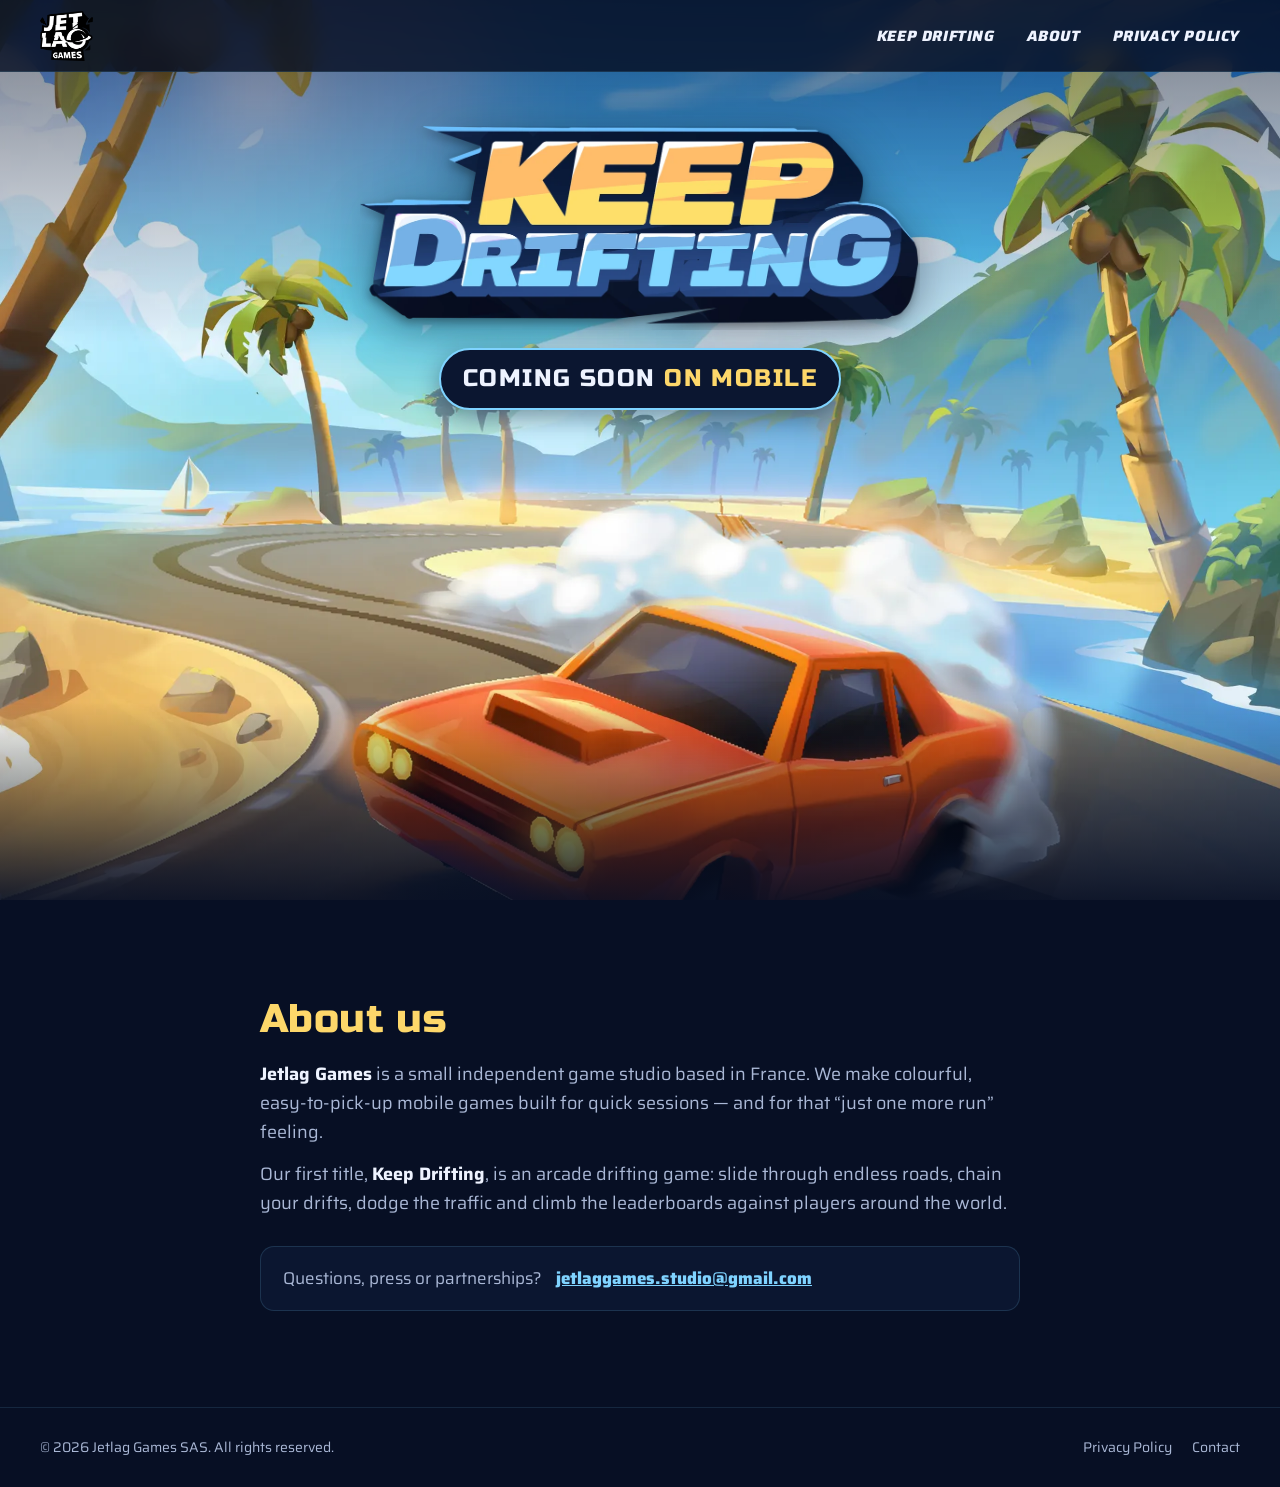
<file: index.html>
<!doctype html>
<html lang="en">
<head>
  <meta charset="utf-8">
  <meta name="viewport" content="width=device-width, initial-scale=1">
  <title>Jetlag Games Studio</title>
  <meta name="description" content="Jetlag Games is an independent mobile game studio. Our first game, Keep Drifting, is coming soon on mobile.">
  <meta name="theme-color" content="#070f24">

  <meta property="og:type" content="website">
  <meta property="og:title" content="Keep Drifting — coming soon on mobile">
  <meta property="og:description" content="The first game from Jetlag Games Studio.">
  <meta property="og:url" content="https://jetlag-games-studio.github.io/">
  <meta property="og:image" content="https://jetlag-games-studio.github.io/assets/og-image.jpg">
  <meta name="twitter:card" content="summary_large_image">

  <link rel="icon" href="favicon.ico" sizes="any">
  <link rel="icon" type="image/png" sizes="32x32" href="assets/favicon-32.png">
  <link rel="apple-touch-icon" href="assets/apple-touch-icon.png">

  <link rel="preconnect" href="https://fonts.googleapis.com">
  <link rel="preconnect" href="https://fonts.gstatic.com" crossorigin>
  <link href="https://fonts.googleapis.com/css2?family=Russo+One&family=Saira:ital,wght@0,400;0,600;0,800;1,400;1,800&display=swap" rel="stylesheet">
  <link rel="stylesheet" href="assets/style.css">
</head>
<body>

  <header class="nav">
    <a class="nav__brand" href="./" aria-label="Jetlag Games — home">
      <picture>
        <source srcset="assets/jetlag-logo.webp" type="image/webp">
        <img src="assets/jetlag-logo.png" alt="Jetlag Games" width="400" height="376">
      </picture>
    </a>
    <nav class="nav__links" aria-label="Main">
      <a class="hide-sm" href="#keep-drifting">Keep Drifting</a>
      <a href="#about">About</a>
      <a href="privacy.html">Privacy Policy</a>
    </nav>
  </header>

  <main>
    <section class="hero" id="keep-drifting">
      <picture class="hero__bg">
        <source media="(max-aspect-ratio: 1/1)" srcset="assets/splash-portrait.webp" type="image/webp">
        <source media="(max-aspect-ratio: 1/1)" srcset="assets/splash-portrait.jpg">
        <source srcset="assets/splash-wide.webp" type="image/webp">
        <img src="assets/splash-wide.jpg" alt="An orange muscle car drifting on a coastal road lined with palm trees" fetchpriority="high">
      </picture>

      <h1 style="margin:0">
        <picture>
          <source srcset="assets/keepdrifting-logo.webp" type="image/webp">
          <img class="hero__logo" src="assets/keepdrifting-logo.png" alt="Keep Drifting" width="1200" height="437">
        </picture>
      </h1>
      <p class="hero__tag">Coming soon <span>on mobile</span></p>
    </section>

    <section class="section about" id="about">
      <div class="section__inner">
        <h2>About us</h2>
        <p><strong>Jetlag Games</strong> is a small independent game studio based in France. We make colourful, easy-to-pick-up mobile games built for quick sessions — and for that “just one more run” feeling.</p>
        <p>Our first title, <strong>Keep Drifting</strong>, is an arcade drifting game: slide through endless roads, chain your drifts, dodge the traffic and climb the leaderboards against players around the world.</p>
        <div class="contact-card">
          <span>Questions, press or partnerships?</span>
          <a href="mailto:jetlaggames.studio@gmail.com">jetlaggames.studio@gmail.com</a>
        </div>
      </div>
    </section>
  </main>

  <footer class="footer">
    <span>© 2026 Jetlag Games SAS. All rights reserved.</span>
    <nav aria-label="Footer">
      <a href="privacy.html">Privacy Policy</a>
      <a href="mailto:jetlaggames.studio@gmail.com">Contact</a>
    </nav>
  </footer>

</body>
</html>
</file>
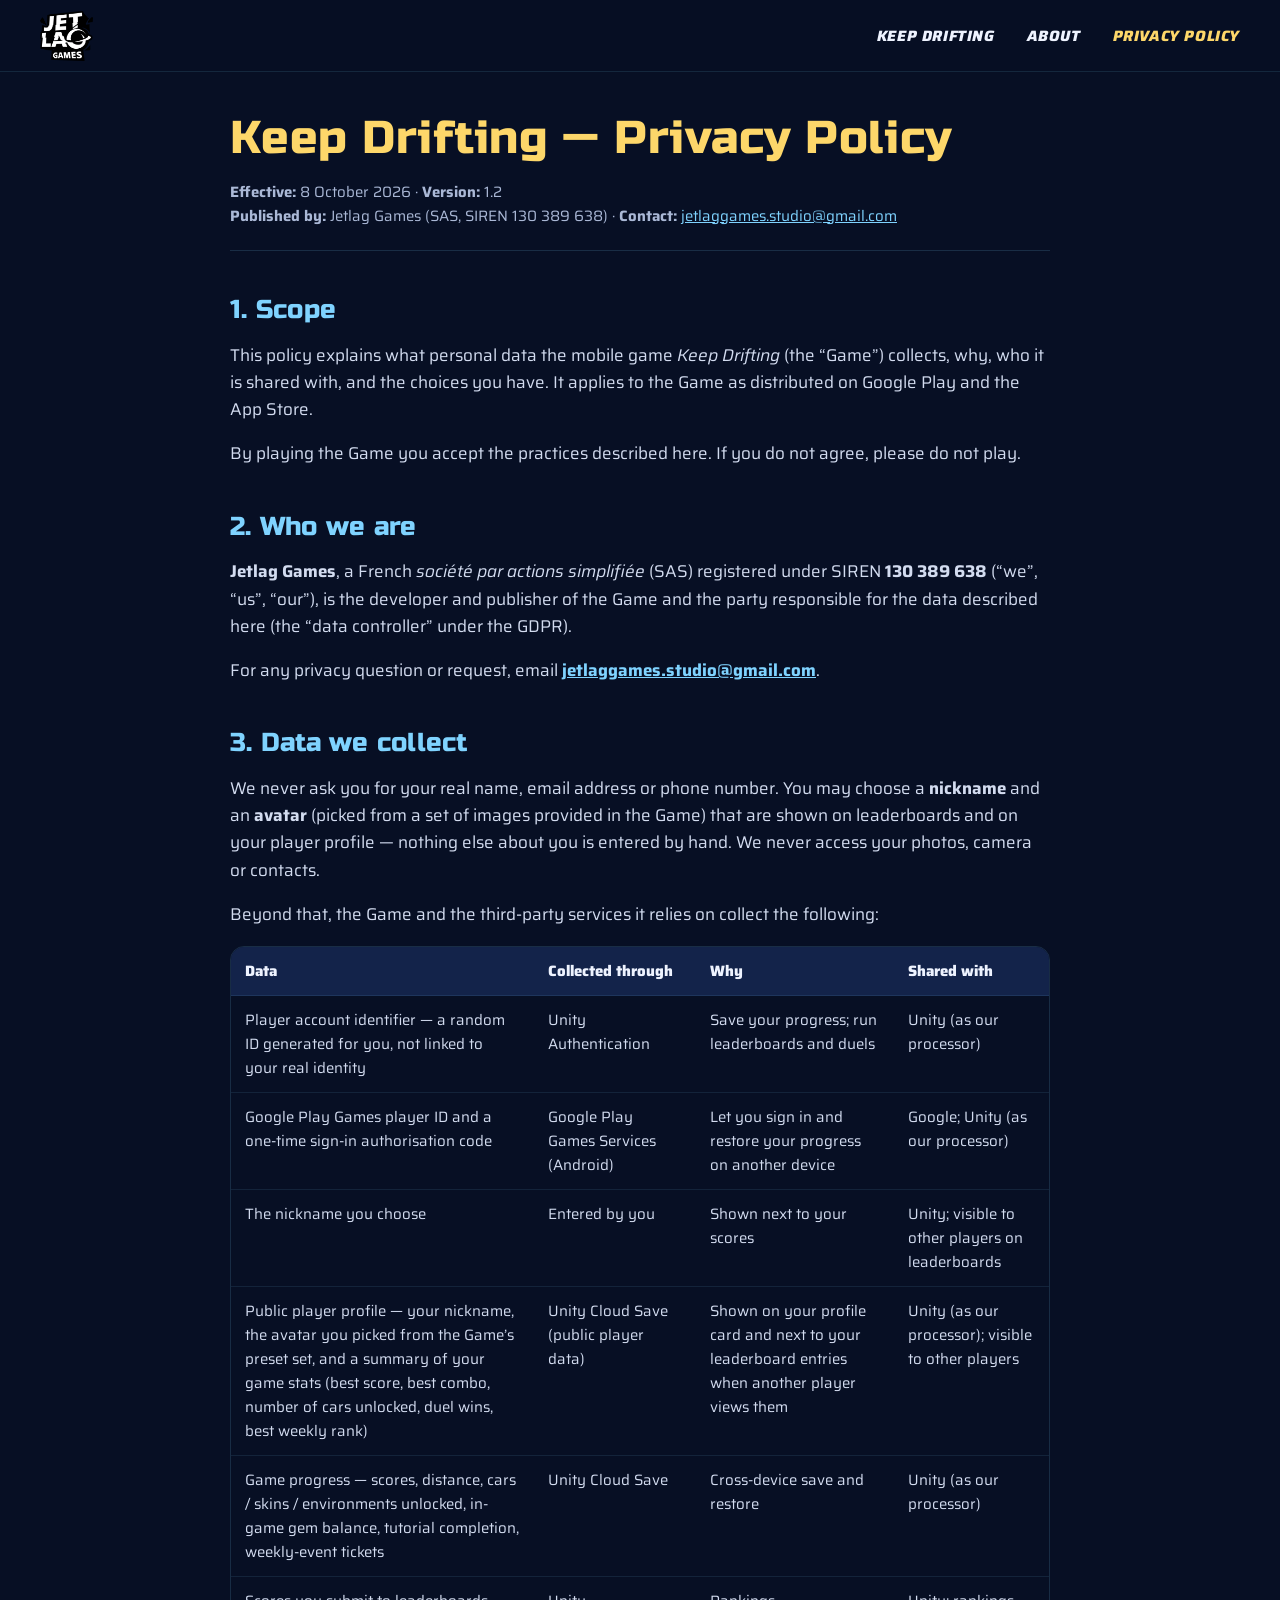
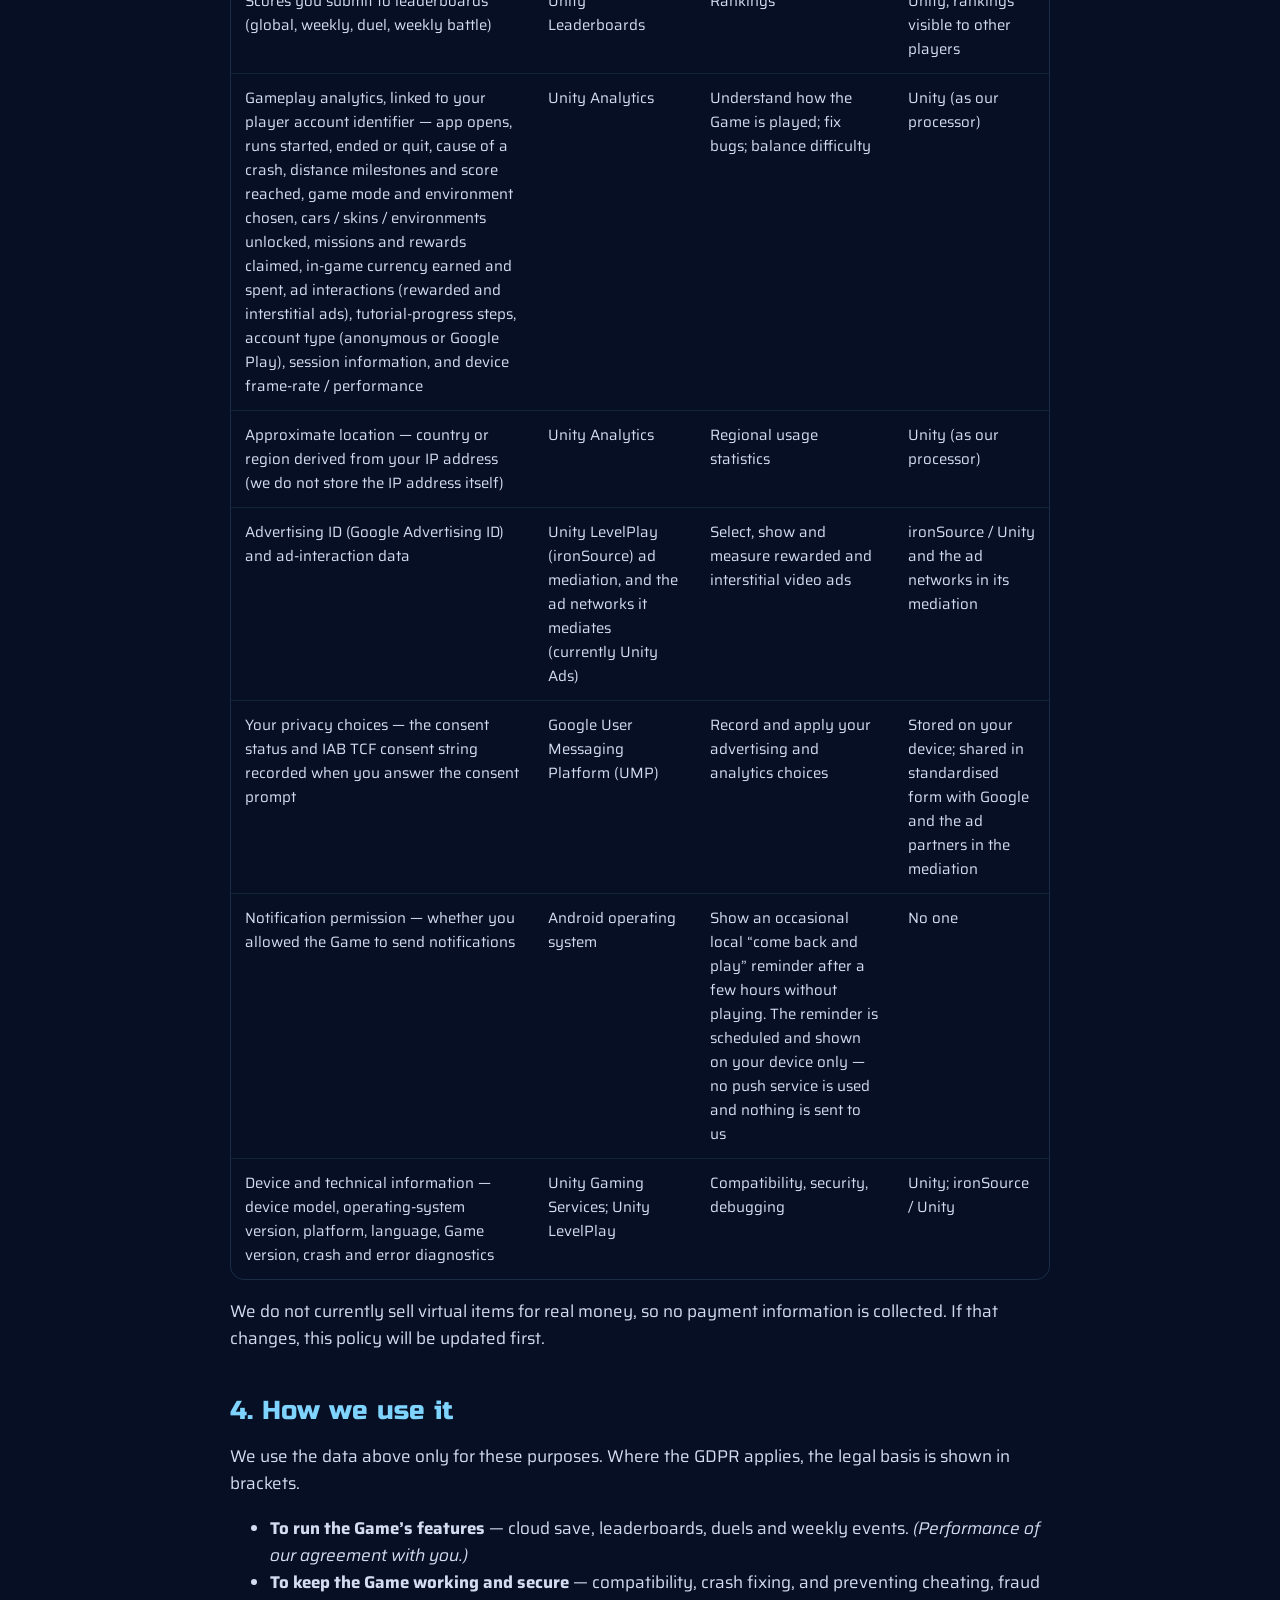
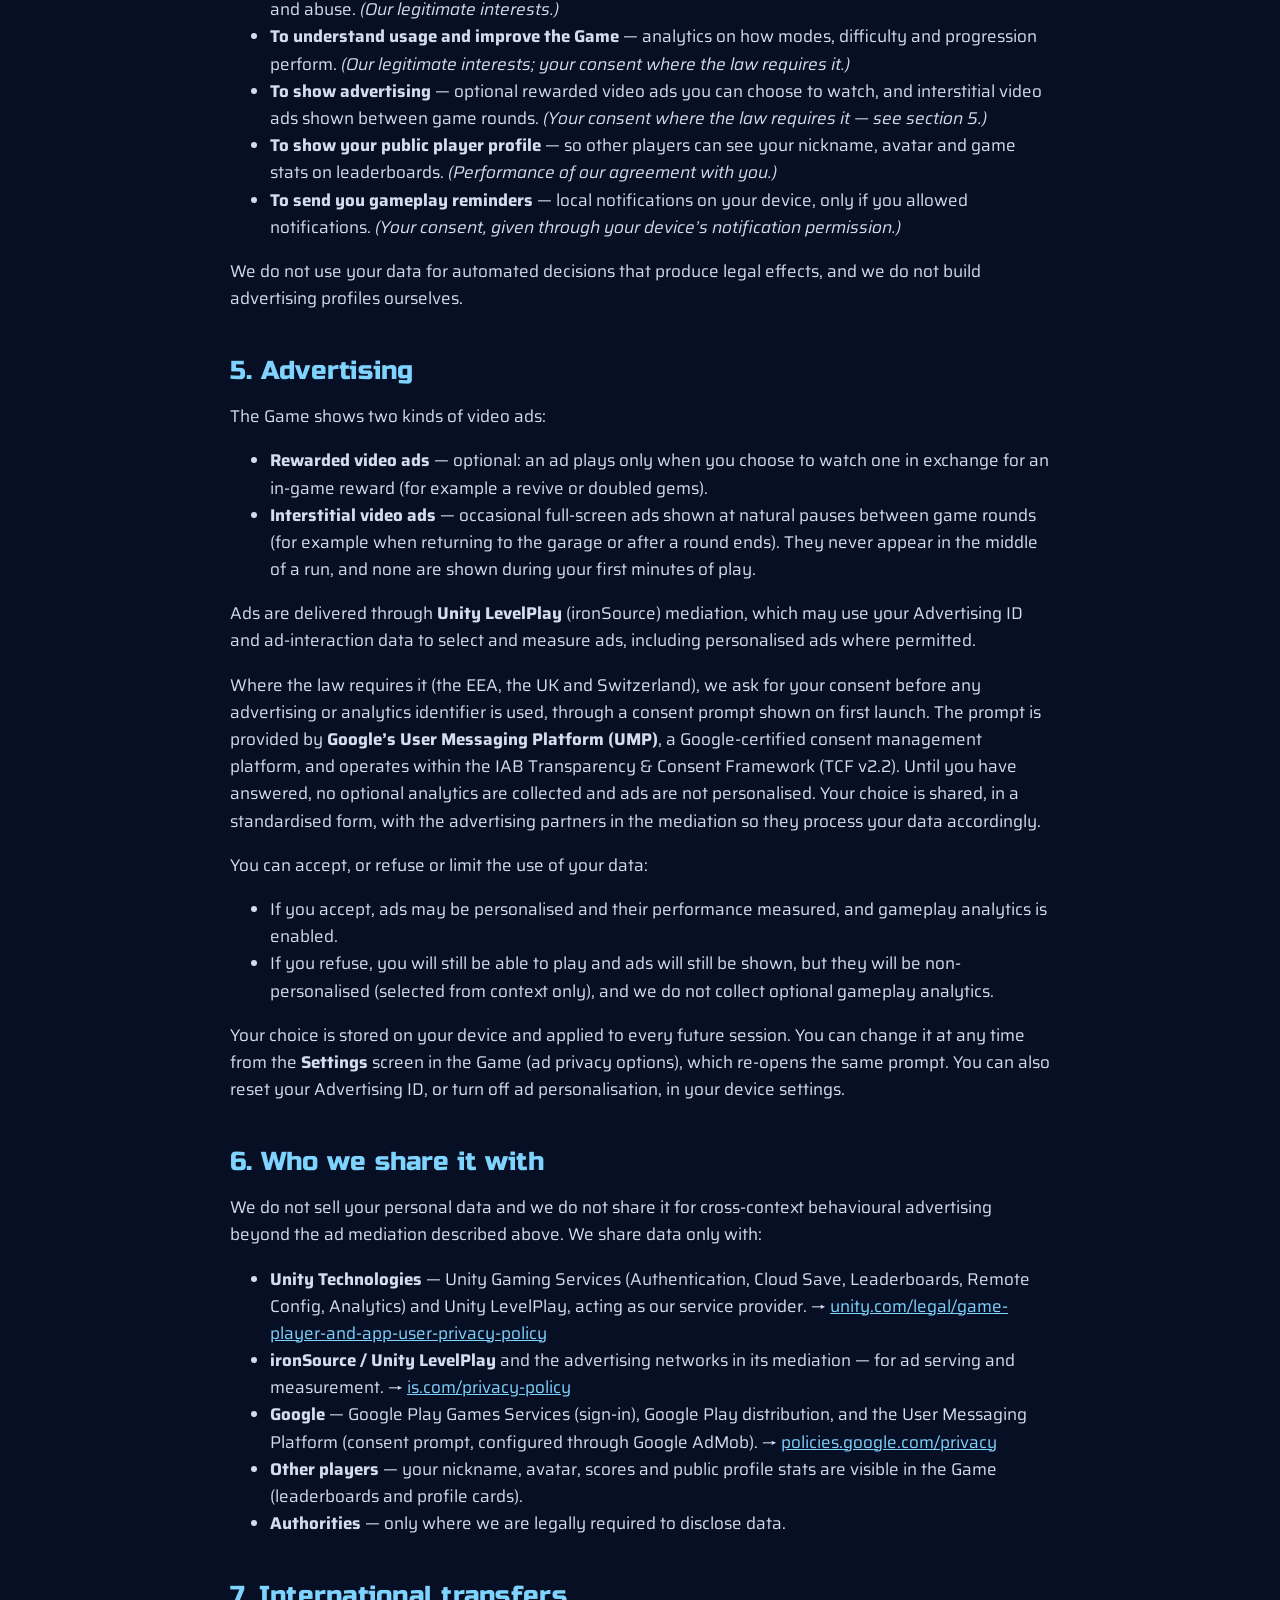
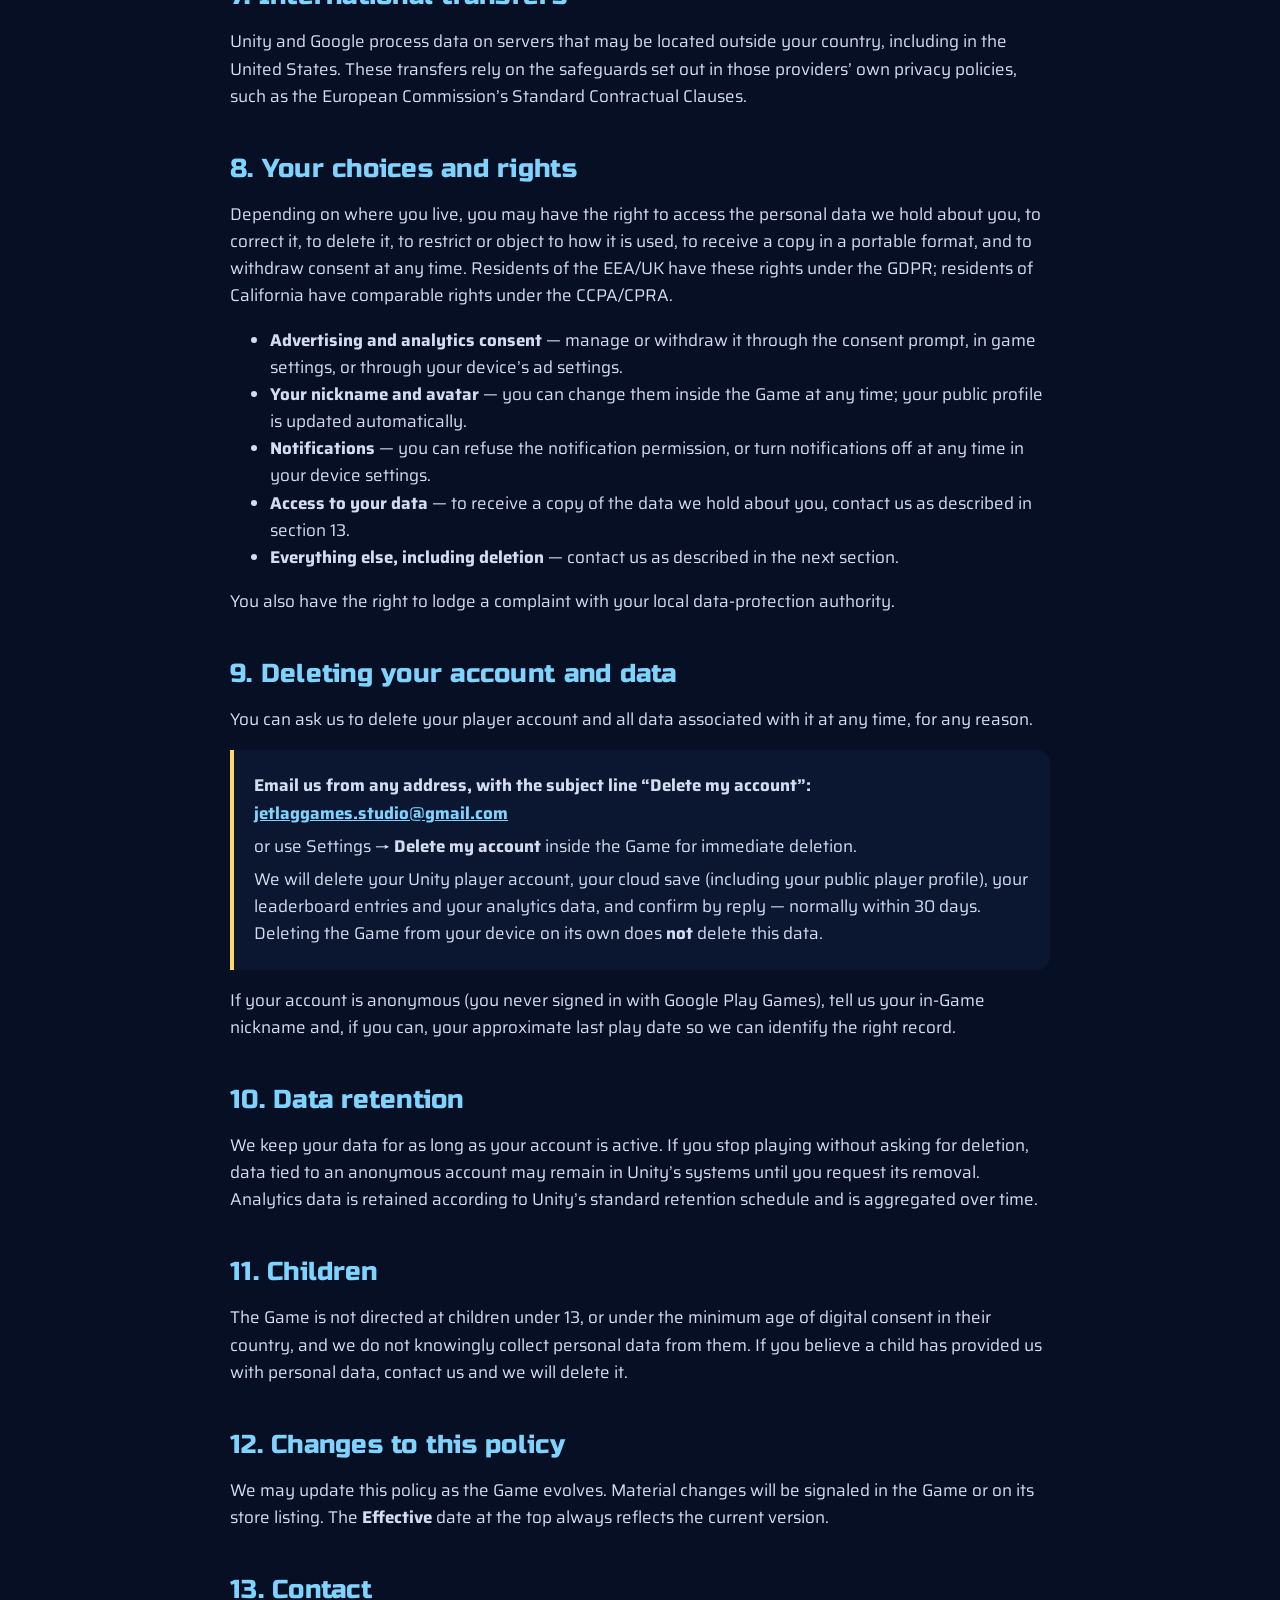
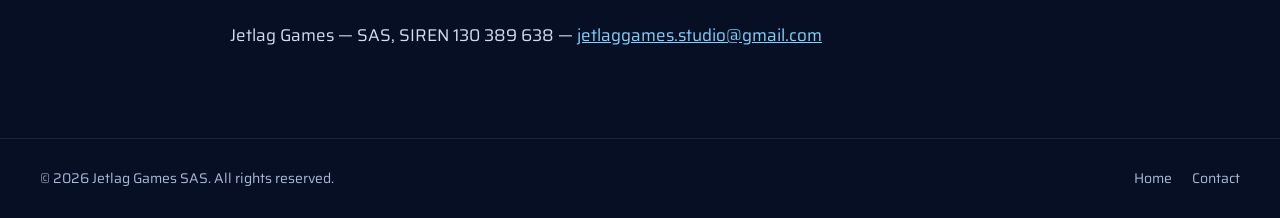
<file: privacy.html>
<!doctype html>
<html lang="en">
<head>
  <meta charset="utf-8">
  <meta name="viewport" content="width=device-width, initial-scale=1">
  <title>Privacy Policy — Keep Drifting</title>
  <meta name="description" content="Privacy Policy of the mobile game Keep Drifting, published by Jetlag Games.">
  <meta name="theme-color" content="#070f24">

  <link rel="icon" href="favicon.ico" sizes="any">
  <link rel="icon" type="image/png" sizes="32x32" href="assets/favicon-32.png">
  <link rel="apple-touch-icon" href="assets/apple-touch-icon.png">

  <link rel="preconnect" href="https://fonts.googleapis.com">
  <link rel="preconnect" href="https://fonts.gstatic.com" crossorigin>
  <link href="https://fonts.googleapis.com/css2?family=Russo+One&family=Saira:ital,wght@0,400;0,600;0,800;1,400;1,800&display=swap" rel="stylesheet">
  <link rel="stylesheet" href="assets/style.css">
</head>
<body>

  <header class="nav">
    <a class="nav__brand" href="./" aria-label="Jetlag Games — home">
      <picture>
        <source srcset="assets/jetlag-logo.webp" type="image/webp">
        <img src="assets/jetlag-logo.png" alt="Jetlag Games" width="400" height="376">
      </picture>
    </a>
    <nav class="nav__links" aria-label="Main">
      <a class="hide-sm" href="./#keep-drifting">Keep Drifting</a>
      <a href="./#about">About</a>
      <a href="privacy.html" aria-current="page">Privacy Policy</a>
    </nav>
  </header>

  <main class="legal">
    <article class="legal__inner">
      <h1>Keep Drifting — Privacy Policy</h1>
      <p class="meta">
        <strong>Effective:</strong> 8 October 2026 · <strong>Version:</strong> 1.2<br>
        <strong>Published by:</strong> Jetlag Games (SAS, SIREN 130 389 638) · <strong>Contact:</strong> <a href="mailto:jetlaggames.studio@gmail.com">jetlaggames.studio@gmail.com</a>
      </p>

      <h2>1. Scope</h2>
      <p>This policy explains what personal data the mobile game <em>Keep Drifting</em> (the “Game”) collects, why, who it is shared with, and the choices you have. It applies to the Game as distributed on Google Play and the App Store.</p>
      <p>By playing the Game you accept the practices described here. If you do not agree, please do not play.</p>

      <h2>2. Who we are</h2>
      <p><strong>Jetlag Games</strong>, a French <em>société par actions simplifiée</em> (SAS) registered under SIREN <strong>130 389 638</strong> (“we”, “us”, “our”), is the developer and publisher of the Game and the party responsible for the data described here (the “data controller” under the GDPR).</p>
      <p>For any privacy question or request, email <a href="mailto:jetlaggames.studio@gmail.com"><strong>jetlaggames.studio@gmail.com</strong></a>.</p>

      <h2>3. Data we collect</h2>
      <p>We never ask you for your real name, email address or phone number. You may choose a <strong>nickname</strong> and an <strong>avatar</strong> (picked from a set of images provided in the Game) that are shown on leaderboards and on your player profile — nothing else about you is entered by hand. We never access your photos, camera or contacts.</p>
      <p>Beyond that, the Game and the third-party services it relies on collect the following:</p>

      <div class="table-wrap">
        <table>
          <thead>
            <tr><th>Data</th><th>Collected through</th><th>Why</th><th>Shared with</th></tr>
          </thead>
          <tbody>
            <tr><td>Player account identifier — a random ID generated for you, not linked to your real identity</td><td>Unity Authentication</td><td>Save your progress; run leaderboards and duels</td><td>Unity (as our processor)</td></tr>
            <tr><td>Google Play Games player ID and a one-time sign-in authorisation code</td><td>Google Play Games Services (Android)</td><td>Let you sign in and restore your progress on another device</td><td>Google; Unity (as our processor)</td></tr>
            <tr><td>The nickname you choose</td><td>Entered by you</td><td>Shown next to your scores</td><td>Unity; visible to other players on leaderboards</td></tr>
            <tr><td>Public player profile — your nickname, the avatar you picked from the Game’s preset set, and a summary of your game stats (best score, best combo, number of cars unlocked, duel wins, best weekly rank)</td><td>Unity Cloud Save (public player data)</td><td>Shown on your profile card and next to your leaderboard entries when another player views them</td><td>Unity (as our processor); visible to other players</td></tr>
            <tr><td>Game progress — scores, distance, cars / skins / environments unlocked, in-game gem balance, tutorial completion, weekly-event tickets</td><td>Unity Cloud Save</td><td>Cross-device save and restore</td><td>Unity (as our processor)</td></tr>
            <tr><td>Scores you submit to leaderboards (global, weekly, duel, weekly battle)</td><td>Unity Leaderboards</td><td>Rankings</td><td>Unity; rankings visible to other players</td></tr>
            <tr><td>Gameplay analytics, linked to your player account identifier — app opens, runs started, ended or quit, cause of a crash, distance milestones and score reached, game mode and environment chosen, cars / skins / environments unlocked, missions and rewards claimed, in-game currency earned and spent, ad interactions (rewarded and interstitial ads), tutorial-progress steps, account type (anonymous or Google Play), session information, and device frame-rate / performance</td><td>Unity Analytics</td><td>Understand how the Game is played; fix bugs; balance difficulty</td><td>Unity (as our processor)</td></tr>
            <tr><td>Approximate location — country or region derived from your IP address (we do not store the IP address itself)</td><td>Unity Analytics</td><td>Regional usage statistics</td><td>Unity (as our processor)</td></tr>
            <tr><td>Advertising ID (Google Advertising ID) and ad-interaction data</td><td>Unity LevelPlay (ironSource) ad mediation, and the ad networks it mediates (currently Unity Ads)</td><td>Select, show and measure rewarded and interstitial video ads</td><td>ironSource / Unity and the ad networks in its mediation</td></tr>
            <tr><td>Your privacy choices — the consent status and IAB TCF consent string recorded when you answer the consent prompt</td><td>Google User Messaging Platform (UMP)</td><td>Record and apply your advertising and analytics choices</td><td>Stored on your device; shared in standardised form with Google and the ad partners in the mediation</td></tr>
            <tr><td>Notification permission — whether you allowed the Game to send notifications</td><td>Android operating system</td><td>Show an occasional local “come back and play” reminder after a few hours without playing. The reminder is scheduled and shown on your device only — no push service is used and nothing is sent to us</td><td>No one</td></tr>
            <tr><td>Device and technical information — device model, operating-system version, platform, language, Game version, crash and error diagnostics</td><td>Unity Gaming Services; Unity LevelPlay</td><td>Compatibility, security, debugging</td><td>Unity; ironSource / Unity</td></tr>
          </tbody>
        </table>
      </div>
      <p>We do not currently sell virtual items for real money, so no payment information is collected. If that changes, this policy will be updated first.</p>

      <h2>4. How we use it</h2>
      <p>We use the data above only for these purposes. Where the GDPR applies, the legal basis is shown in brackets.</p>
      <ul>
        <li><strong>To run the Game’s features</strong> — cloud save, leaderboards, duels and weekly events. <em>(Performance of our agreement with you.)</em></li>
        <li><strong>To keep the Game working and secure</strong> — compatibility, crash fixing, and preventing cheating, fraud and abuse. <em>(Our legitimate interests.)</em></li>
        <li><strong>To understand usage and improve the Game</strong> — analytics on how modes, difficulty and progression perform. <em>(Our legitimate interests; your consent where the law requires it.)</em></li>
        <li><strong>To show advertising</strong> — optional rewarded video ads you can choose to watch, and interstitial video ads shown between game rounds. <em>(Your consent where the law requires it — see section 5.)</em></li>
        <li><strong>To show your public player profile</strong> — so other players can see your nickname, avatar and game stats on leaderboards. <em>(Performance of our agreement with you.)</em></li>
        <li><strong>To send you gameplay reminders</strong> — local notifications on your device, only if you allowed notifications. <em>(Your consent, given through your device’s notification permission.)</em></li>
      </ul>
      <p>We do not use your data for automated decisions that produce legal effects, and we do not build advertising profiles ourselves.</p>

      <h2>5. Advertising</h2>
      <p>The Game shows two kinds of video ads:</p>
      <ul>
        <li><strong>Rewarded video ads</strong> — optional: an ad plays only when you choose to watch one in exchange for an in-game reward (for example a revive or doubled gems).</li>
        <li><strong>Interstitial video ads</strong> — occasional full-screen ads shown at natural pauses between game rounds (for example when returning to the garage or after a round ends). They never appear in the middle of a run, and none are shown during your first minutes of play.</li>
      </ul>
      <p>Ads are delivered through <strong>Unity LevelPlay</strong> (ironSource) mediation, which may use your Advertising ID and ad-interaction data to select and measure ads, including personalised ads where permitted.</p>
      <p>Where the law requires it (the EEA, the UK and Switzerland), we ask for your consent before any advertising or analytics identifier is used, through a consent prompt shown on first launch. The prompt is provided by <strong>Google’s User Messaging Platform (UMP)</strong>, a Google-certified consent management platform, and operates within the IAB Transparency &amp; Consent Framework (TCF v2.2). Until you have answered, no optional analytics are collected and ads are not personalised. Your choice is shared, in a standardised form, with the advertising partners in the mediation so they process your data accordingly.</p>
      <p>You can accept, or refuse or limit the use of your data:</p>
      <ul>
        <li>If you accept, ads may be personalised and their performance measured, and gameplay analytics is enabled.</li>
        <li>If you refuse, you will still be able to play and ads will still be shown, but they will be non-personalised (selected from context only), and we do not collect optional gameplay analytics.</li>
      </ul>
      <p>Your choice is stored on your device and applied to every future session. You can change it at any time from the <strong>Settings</strong> screen in the Game (ad privacy options), which re-opens the same prompt. You can also reset your Advertising ID, or turn off ad personalisation, in your device settings.</p>

      <h2>6. Who we share it with</h2>
      <p>We do not sell your personal data and we do not share it for cross-context behavioural advertising beyond the ad mediation described above. We share data only with:</p>
      <ul>
        <li><strong>Unity Technologies</strong> — Unity Gaming Services (Authentication, Cloud Save, Leaderboards, Remote Config, Analytics) and Unity LevelPlay, acting as our service provider. → <a href="https://unity.com/legal/game-player-and-app-user-privacy-policy" rel="noopener">unity.com/legal/game-player-and-app-user-privacy-policy</a></li>
        <li><strong>ironSource / Unity LevelPlay</strong> and the advertising networks in its mediation — for ad serving and measurement. → <a href="https://www.is.com/privacy-policy/" rel="noopener">is.com/privacy-policy</a></li>
        <li><strong>Google</strong> — Google Play Games Services (sign-in), Google Play distribution, and the User Messaging Platform (consent prompt, configured through Google AdMob). → <a href="https://policies.google.com/privacy" rel="noopener">policies.google.com/privacy</a></li>
        <li><strong>Other players</strong> — your nickname, avatar, scores and public profile stats are visible in the Game (leaderboards and profile cards).</li>
        <li><strong>Authorities</strong> — only where we are legally required to disclose data.</li>
      </ul>

      <h2>7. International transfers</h2>
      <p>Unity and Google process data on servers that may be located outside your country, including in the United States. These transfers rely on the safeguards set out in those providers’ own privacy policies, such as the European Commission’s Standard Contractual Clauses.</p>

      <h2>8. Your choices and rights</h2>
      <p>Depending on where you live, you may have the right to access the personal data we hold about you, to correct it, to delete it, to restrict or object to how it is used, to receive a copy in a portable format, and to withdraw consent at any time. Residents of the EEA/UK have these rights under the GDPR; residents of California have comparable rights under the CCPA/CPRA.</p>
      <ul>
        <li><strong>Advertising and analytics consent</strong> — manage or withdraw it through the consent prompt, in game settings, or through your device’s ad settings.</li>
        <li><strong>Your nickname and avatar</strong> — you can change them inside the Game at any time; your public profile is updated automatically.</li>
        <li><strong>Notifications</strong> — you can refuse the notification permission, or turn notifications off at any time in your device settings.</li>
        <li><strong>Access to your data</strong> — to receive a copy of the data we hold about you, contact us as described in section 13.</li>
        <li><strong>Everything else, including deletion</strong> — contact us as described in the next section.</li>
      </ul>
      <p>You also have the right to lodge a complaint with your local data-protection authority.</p>

      <h2 id="delete-account">9. Deleting your account and data</h2>
      <p>You can ask us to delete your player account and all data associated with it at any time, for any reason.</p>
      <blockquote>
        <p><strong>Email us from any address, with the subject line “Delete my account”:</strong> <a href="mailto:jetlaggames.studio@gmail.com?subject=Delete%20my%20account"><strong>jetlaggames.studio@gmail.com</strong></a></p>
        <p>or use Settings → <strong>Delete my account</strong> inside the Game for immediate deletion.</p>
        <p>We will delete your Unity player account, your cloud save (including your public player profile), your leaderboard entries and your analytics data, and confirm by reply — normally within 30 days. Deleting the Game from your device on its own does <strong>not</strong> delete this data.</p>
      </blockquote>
      <p>If your account is anonymous (you never signed in with Google Play Games), tell us your in-Game nickname and, if you can, your approximate last play date so we can identify the right record.</p>

      <h2>10. Data retention</h2>
      <p>We keep your data for as long as your account is active. If you stop playing without asking for deletion, data tied to an anonymous account may remain in Unity’s systems until you request its removal. Analytics data is retained according to Unity’s standard retention schedule and is aggregated over time.</p>

      <h2>11. Children</h2>
      <p>The Game is not directed at children under 13, or under the minimum age of digital consent in their country, and we do not knowingly collect personal data from them. If you believe a child has provided us with personal data, contact us and we will delete it.</p>

      <h2>12. Changes to this policy</h2>
      <p>We may update this policy as the Game evolves. Material changes will be signaled in the Game or on its store listing. The <strong>Effective</strong> date at the top always reflects the current version.</p>

      <h2>13. Contact</h2>
      <p>Jetlag Games — SAS, SIREN 130 389 638 — <a href="mailto:jetlaggames.studio@gmail.com">jetlaggames.studio@gmail.com</a></p>
    </article>
  </main>

  <footer class="footer">
    <span>© 2026 Jetlag Games SAS. All rights reserved.</span>
    <nav aria-label="Footer">
      <a href="./">Home</a>
      <a href="mailto:jetlaggames.studio@gmail.com">Contact</a>
    </nav>
  </footer>

</body>
</html>
</file>
<file: assets/style.css>
:root {
  --navy-900: #070f24;
  --navy-800: #0b1630;
  --navy-700: #13234a;
  --sky: #7fd3ff;
  --sun: #fdd76a;
  --orange: #ff8a3d;
  --text: #eef3ff;
  --text-dim: #aab8d6;
  --radius: 14px;
  --nav-h: 72px;
  --gutter: clamp(16px, 4vw, 40px);
}

* { box-sizing: border-box; }

html { scroll-behavior: smooth; scroll-padding-top: var(--nav-h); }

body {
  margin: 0;
  background: var(--navy-900);
  color: var(--text);
  font-family: "Saira", system-ui, -apple-system, "Segoe UI", sans-serif;
  font-size: 17px;
  line-height: 1.6;
  -webkit-font-smoothing: antialiased;
}

a { color: var(--sky); }
a:hover { color: var(--sun); }

img { max-width: 100%; display: block; }

/* ---------- Top bar ---------- */
.nav {
  position: fixed;
  inset: 0 0 auto 0;
  height: var(--nav-h);
  z-index: 10;
  display: flex;
  align-items: center;
  justify-content: space-between;
  padding: 0 var(--gutter);
  background: rgba(7, 15, 36, 0.82);
  backdrop-filter: blur(10px);
  -webkit-backdrop-filter: blur(10px);
  border-bottom: 1px solid rgba(127, 211, 255, 0.12);
}

.nav__brand { display: flex; align-items: center; gap: 12px; text-decoration: none; }
.nav__brand img { height: 50px; width: auto; }

.nav__links { display: flex; gap: clamp(14px, 3vw, 32px); }
.nav__links a {
  color: var(--text);
  text-decoration: none;
  font-weight: 800;
  font-style: italic;
  text-transform: uppercase;
  font-size: 15px;
  letter-spacing: 0.04em;
}
.nav__links a:hover, .nav__links a[aria-current="page"] { color: var(--sun); }

/* ---------- Hero ---------- */
.hero {
  position: relative;
  min-height: 100svh;
  display: flex;
  flex-direction: column;
  align-items: center;
  justify-content: flex-start;
  padding: calc(var(--nav-h) + 6vh) var(--gutter) 8vh;
  overflow: hidden;
  text-align: center;
}

.hero__bg { position: absolute; inset: 0; z-index: -2; }
.hero__bg img { width: 100%; height: 100%; object-fit: cover; object-position: center 62%; }

.hero::before {
  content: "";
  position: absolute;
  inset: 0;
  z-index: -1;
  background:
    linear-gradient(to bottom, rgba(7, 15, 36, 0.55) 0%, rgba(7, 15, 36, 0) 38%),
    linear-gradient(to top, rgba(7, 15, 36, 0.9) 0%, rgba(7, 15, 36, 0) 22%);
}

.hero__logo {
  width: min(560px, 86vw);
  height: auto;
  filter: drop-shadow(0 10px 24px rgba(7, 15, 36, 0.45));
  animation: drop-in 0.9s cubic-bezier(.2, .9, .3, 1.2) both;
}

.hero__tag {
  margin-top: 18px;
  display: inline-block;
  padding: 10px 22px;
  border-radius: 999px;
  background: var(--navy-800);
  border: 2px solid var(--sky);
  font-family: "Russo One", "Saira", sans-serif;
  font-size: clamp(18px, 2.4vw, 24px);
  letter-spacing: 0.06em;
  text-transform: uppercase;
  color: var(--text);
  box-shadow: 0 8px 24px rgba(7, 15, 36, 0.4);
  animation: fade-up 0.8s 0.35s ease-out both;
}

.hero__tag span { color: var(--sun); }

@keyframes drop-in {
  from { opacity: 0; transform: translateY(-24px) scale(0.92); }
  to   { opacity: 1; transform: none; }
}
@keyframes fade-up {
  from { opacity: 0; transform: translateY(12px); }
  to   { opacity: 1; transform: none; }
}

/* ---------- Sections ---------- */
.section {
  padding: clamp(56px, 9vw, 96px) var(--gutter);
}
.section__inner { max-width: 760px; margin: 0 auto; }

h1, h2, h3 {
  font-family: "Russo One", "Saira", sans-serif;
  font-weight: 400;
  letter-spacing: 0.01em;
  line-height: 1.15;
}
h2 { font-size: clamp(30px, 4vw, 40px); margin: 0 0 18px; color: var(--sun); }

.about p { color: var(--text-dim); font-size: 18px; margin: 0 0 14px; }
.about p strong { color: var(--text); }

.contact-card {
  margin-top: 28px;
  padding: 18px 22px;
  border-radius: var(--radius);
  background: var(--navy-800);
  border: 1px solid rgba(127, 211, 255, 0.15);
  display: flex;
  flex-wrap: wrap;
  gap: 6px 14px;
  align-items: center;
}
.contact-card span { color: var(--text-dim); }
.contact-card a { font-weight: 800; word-break: break-all; }

/* ---------- Footer ---------- */
.footer {
  padding: 28px var(--gutter);
  border-top: 1px solid rgba(127, 211, 255, 0.12);
  color: var(--text-dim);
  font-size: 14px;
  display: flex;
  flex-wrap: wrap;
  gap: 8px 24px;
  justify-content: space-between;
  align-items: center;
}
.footer nav { display: flex; gap: 20px; flex-wrap: wrap; }
.footer a { color: var(--text-dim); text-decoration: none; }
.footer a:hover { color: var(--sun); }

/* ---------- Legal page ---------- */
.legal {
  padding: calc(var(--nav-h) + 40px) var(--gutter) 72px;
}
.legal__inner { max-width: 820px; margin: 0 auto; }
.legal h1 { font-size: clamp(32px, 5vw, 46px); margin: 0 0 10px; color: var(--sun); }
.legal h2 { font-size: 26px; margin: 44px 0 12px; color: var(--sky); }
.legal p, .legal li { color: #d3dcf0; }
.legal .meta {
  color: var(--text-dim);
  font-size: 15px;
  padding-bottom: 22px;
  border-bottom: 1px solid rgba(127, 211, 255, 0.15);
}
.legal blockquote {
  margin: 16px 0;
  padding: 16px 20px;
  border-left: 4px solid var(--sun);
  background: var(--navy-800);
  border-radius: 0 var(--radius) var(--radius) 0;
}
.legal blockquote p { margin: 6px 0; }

.table-wrap {
  overflow-x: auto;
  margin: 18px 0;
  border-radius: var(--radius);
  border: 1px solid rgba(127, 211, 255, 0.15);
}
table { border-collapse: collapse; width: 100%; min-width: 640px; font-size: 15px; }
th, td { text-align: left; vertical-align: top; padding: 12px 14px; border-bottom: 1px solid rgba(127, 211, 255, 0.1); }
th { background: var(--navy-700); color: var(--text); font-weight: 800; }
td { color: #d3dcf0; }
tr:last-child td { border-bottom: 0; }

/* ---------- Small screens ---------- */
@media (max-width: 560px) {
  :root { --nav-h: 62px; }
  .nav__brand img { height: 42px; }
  .nav__links { gap: 14px; }
  .nav__links a { font-size: 14px; }
  .nav__links .hide-sm { display: none; }
}

@media (prefers-reduced-motion: reduce) {
  html { scroll-behavior: auto; }
  .hero__logo, .hero__tag { animation: none; }
}
</file>
